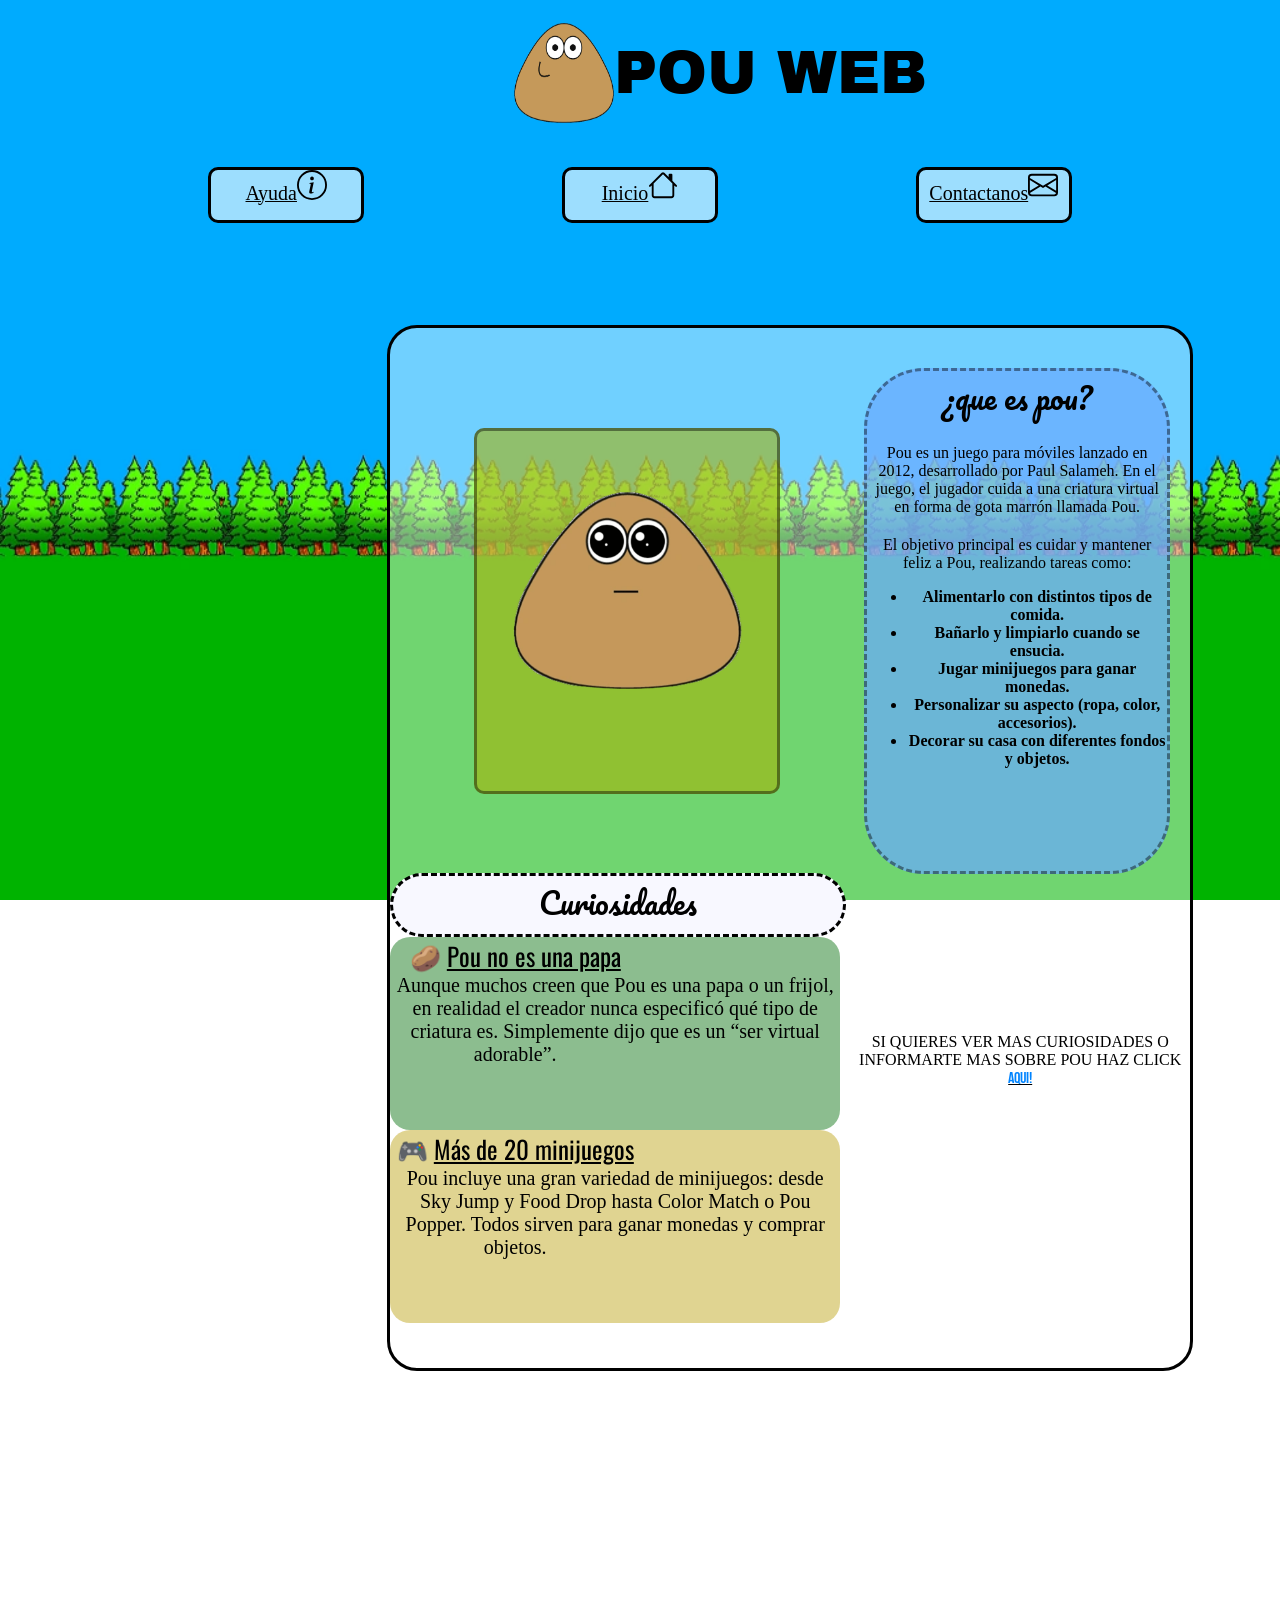
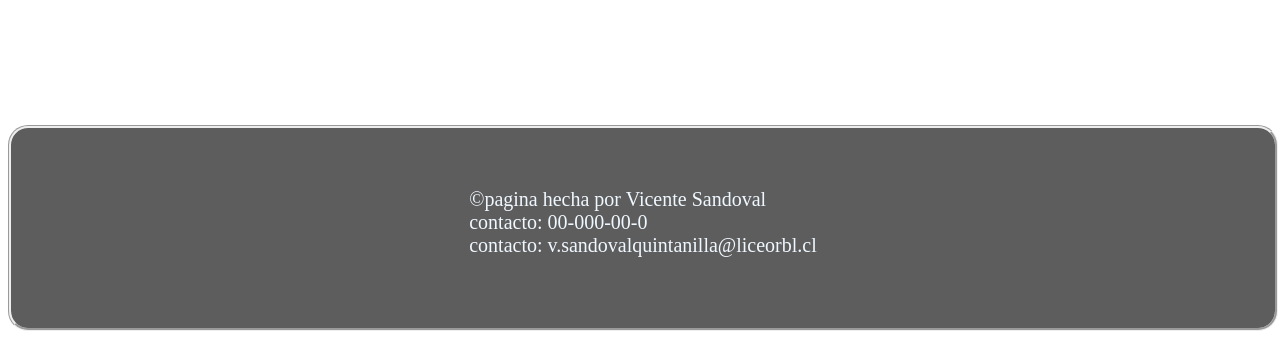
<file: index.html>
<!DOCTYPE html>
<html lang="es">
<head>
    <meta charset="UTF-8">
    <meta name="viewport" content="width=device-width, initial-scale=1.0">
    <meta name="author" content="Vicente Sandoval">
    <title>POU</title>
    
    <link rel="preconnect" href="https://fonts.googleapis.com">
    <link rel="preconnect" href="https://fonts.gstatic.com" crossorigin>
    <link href="https://fonts.googleapis.com/css2?family=Archivo+Black&display=swap" rel="stylesheet">
    <link rel="stylesheet" href="https://fonts.googleapis.com/css2?family=Material+Symbols+Outlined:opsz,wght,FILL,GRAD@20..48,100..700,0..1,-50..200&icon_names=help" />
    <link href="https://fonts.googleapis.com/css2?family=Pacifico&family=Sour+Gummy:ital,wght@0,100..900;1,100..900&display=swap" rel="stylesheet">
    <link href="https://fonts.googleapis.com/css2?family=Oswald:wght@200..700&display=swap" rel="stylesheet">
    <link href="https://fonts.googleapis.com/css2?family=Bebas+Neue&display=swap" rel="stylesheet">




    <link rel="stylesheet" href="css/estilo.css">
    


</head>
<body style="background-image: url(img/paginapou.jpg);background-size: cover;
    background-attachment: fixed ">
    <header>
        <div class="header1">
            <img src="img/pou.png" alt="pou" width="100" height="100">
            <div class="archivo-black-regular">POU WEB</div>
        </div>

    </header>
    <nav>
        <menu>
           <div id="div1"><a href="#"><span class="navs">Ayuda</span><svg xmlns="http://www.w3.org/2000/svg" width="3rem" height="3rem" fill="currentColor" class="bi bi-info-circle" viewBox="0 0 16 16">
            <path d="M8 15A7 7 0 1 1 8 1a7 7 0 0 1 0 14m0 1A8 8 0 1 0 8 0a8 8 0 0 0 0 16"/>
            <path d="m8.93 6.588-2.29.287-.082.38.45.083c.294.07.352.176.288.469l-.738 3.468c-.194.897.105 1.319.808 1.319.545 0 1.178-.252 1.465-.598l.088-.416c-.2.176-.492.246-.686.246-.275 0-.375-.193-.304-.533zM9 4.5a1 1 0 1 1-2 0 1 1 0 0 1 2 0"/>
                </svg></div></a>
            <div id="div2"><a href="index.html"><span class="navs">Inicio</span><svg xmlns="http://www.w3.org/2000/svg" width="3rem" height="3rem" fill="currentColor" class="bi bi-house" viewBox="0 0 16 16">
                <path d="M8.707 1.5a1 1 0 0 0-1.414 0L.646 8.146a.5.5 0 0 0 .708.708L2 8.207V13.5A1.5 1.5 0 0 0 3.5 15h9a1.5 1.5 0 0 0 1.5-1.5V8.207l.646.647a.5.5 0 0 0 .708-.708L13 5.793V2.5a.5.5 0 0 0-.5-.5h-1a.5.5 0 0 0-.5.5v1.293zM13 7.207V13.5a.5.5 0 0 1-.5.5h-9a.5.5 0 0 1-.5-.5V7.207l5-5z"/>
              </svg></a></div>
            <div id="div3"><a href="#"><span class="navs">Contactanos</span><svg xmlns="http://www.w3.org/2000/svg" width="3rem" height="3rem" fill="currentColor" class="bi bi-envelope" viewBox="0 0 16 16">
                <path d="M0 4a2 2 0 0 1 2-2h12a2 2 0 0 1 2 2v8a2 2 0 0 1-2 2H2a2 2 0 0 1-2-2zm2-1a1 1 0 0 0-1 1v.217l7 4.2 7-4.2V4a1 1 0 0 0-1-1zm13 2.383-4.708 2.825L15 11.105zm-.034 6.876-5.64-3.471L8 9.583l-1.326-.795-5.64 3.47A1 1 0 0 0 2 13h12a1 1 0 0 0 .966-.741M1 11.105l4.708-2.897L1 5.383z"/>
              </svg></a></div> 
        </menu>
       
        
    </nav>
    <main>
        <section>
            <div class="principal">
                <div id="parte1medio">
                    <div id="parte1">

                        <div id="imagenpou">
                            <img src="img/PouTriste.png" alt="pou" style="width: 23rem; height: 20rem;">
                        </div>

                    </div>
                    <div id="parte2">

                        <span class="pacifico-regular">¿que es pou?</span>
                        <span style="padding-top: 2rem;">Pou es un juego para móviles lanzado en 2012, desarrollado por Paul Salameh. En el juego, el jugador cuida a una criatura virtual en forma de gota marrón llamada Pou.</span>
                        <span style="padding-top: 2rem;">El objetivo principal es cuidar y mantener feliz a Pou, realizando tareas como:</span>
                        <div id="lista">
                            <ul>
                                <li><b>Alimentarlo con distintos tipos de comida.</b></li>
                                <li><b>Bañarlo y limpiarlo cuando se ensucia.</b></li>
                                <li><b>Jugar minijuegos para ganar monedas.</b></li>
                                <li><b>Personalizar su aspecto (ropa, color, accesorios).</b></li>
                                <li><b>Decorar su casa con diferentes fondos y objetos.</b></li>
                            </ul>
                        </div>
                    </div>
                </div>
                <div id="parte2medio">
                    <div id="parte1medio2">
                        <div id="curiosidadDisenio"><span class="pacifico-regular">Curiosidades</span></div>
                        
                        <div id="curiosidad1">
                            <span class="titulocuriosidad">🥔 <b style="text-decoration: underline;" class="oswald-uniquifier">Pou no es una papa</b></span>
                            <span class="letracuriosidad">Aunque muchos creen que Pou es una papa o un frijol, en realidad el creador nunca especificó qué tipo de criatura es. Simplemente dijo que es un “ser virtual adorable”.</span>
                        </div>
                        <div id="curiosidad2">
                            <span class="titulocuriosidad">🎮 <b style="text-decoration: underline;" class="oswald-uniquifier">Más de 20 minijuegos</b></span>
                            <span class="letracuriosidad">Pou incluye una gran variedad de minijuegos: desde Sky Jump y Food Drop hasta Color Match o Pou Popper. Todos sirven para ganar monedas y comprar objetos.</span>
                        </div>
                    </div>
                   
                </div>
                <div id="parte1medio3">
                    <span class="otrapagina" >SI QUIERES VER MAS CURIOSIDADES O INFORMARTE MAS SOBRE POU HAZ CLICK <a href="index2.html"><span class="bebas-neue-regular" style="color: rgb(0, 132, 255);">AQUI!</span></a></span>
                </div>
               

            </div>
        </section>
        
    </main>
    <aside></aside>


    <footer>
        <div class="footercosas">
            <span>&copy;pagina hecha por Vicente Sandoval</span>
            <span>contacto: 00-000-00-0</span>
            <span>contacto: v.sandovalquintanilla@liceorbl.cl</span>
            
        </div>
    </footer>

</body>

</html>
</file>
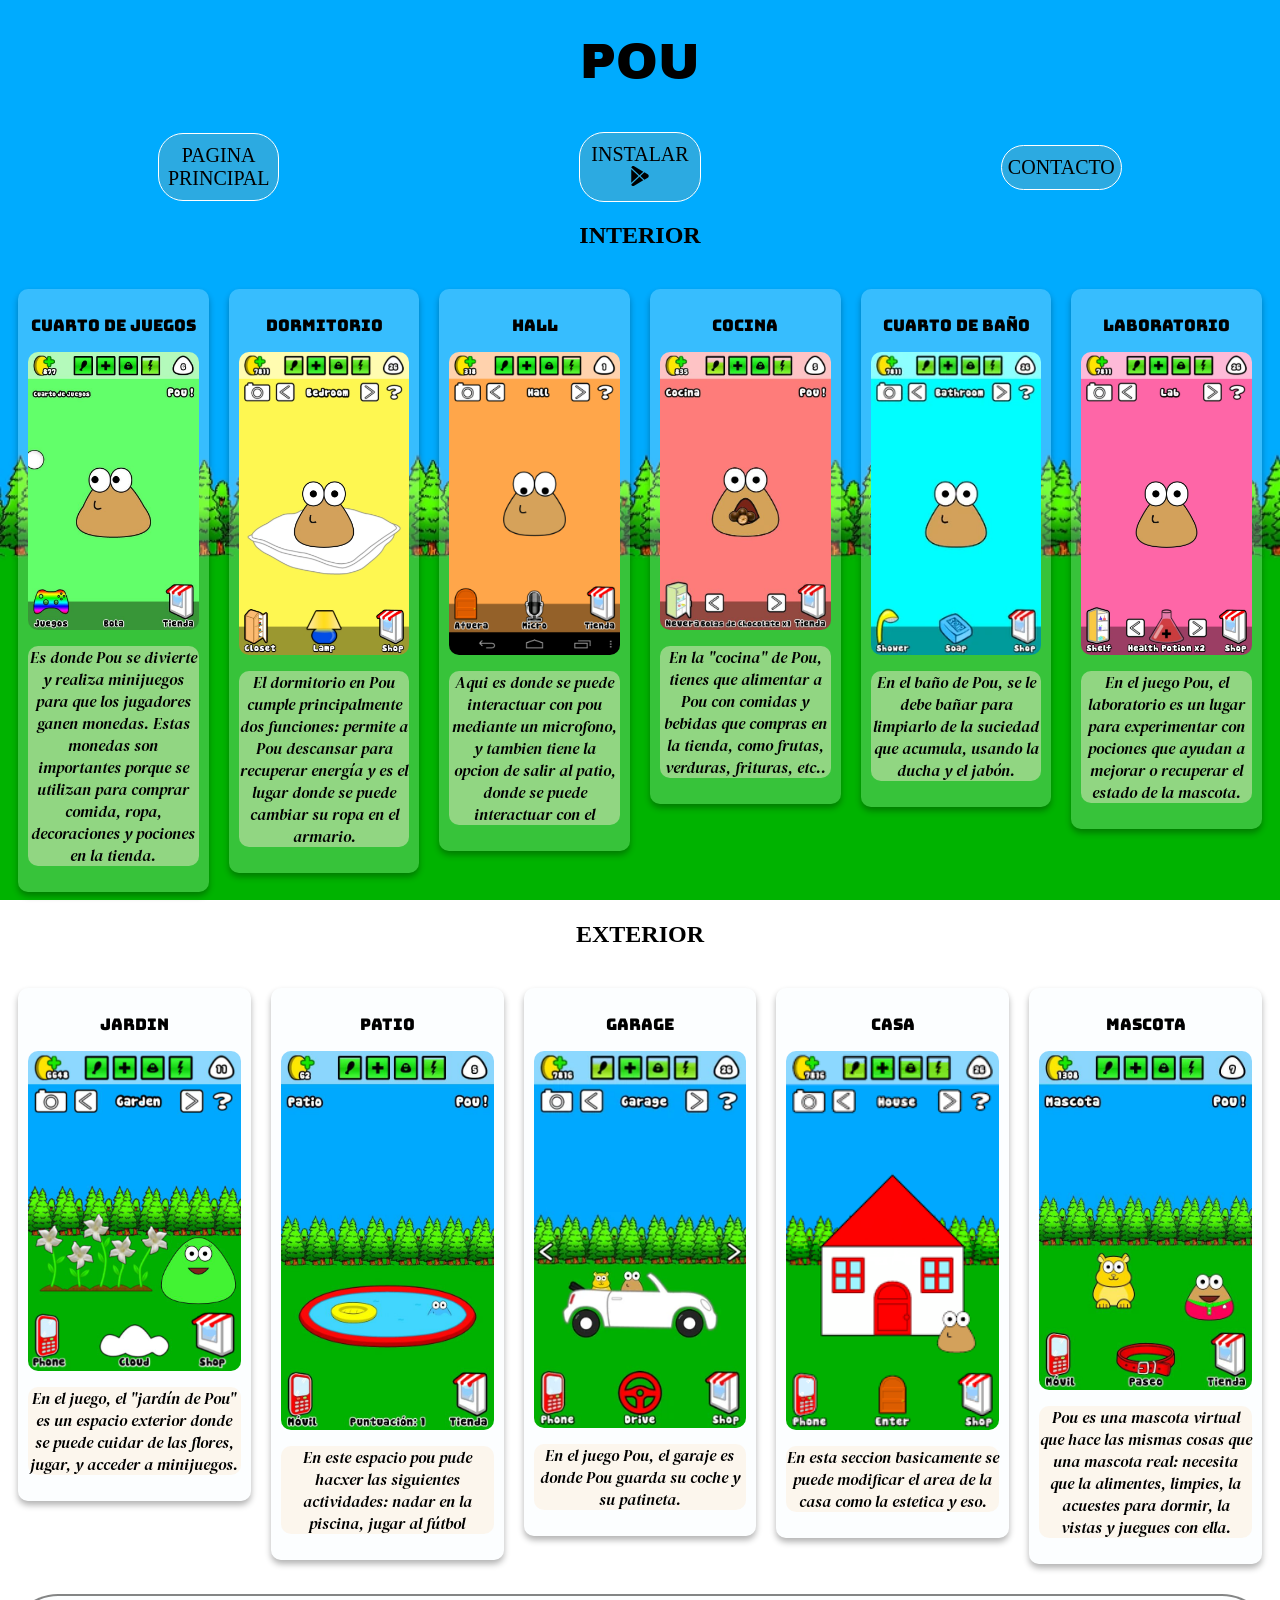
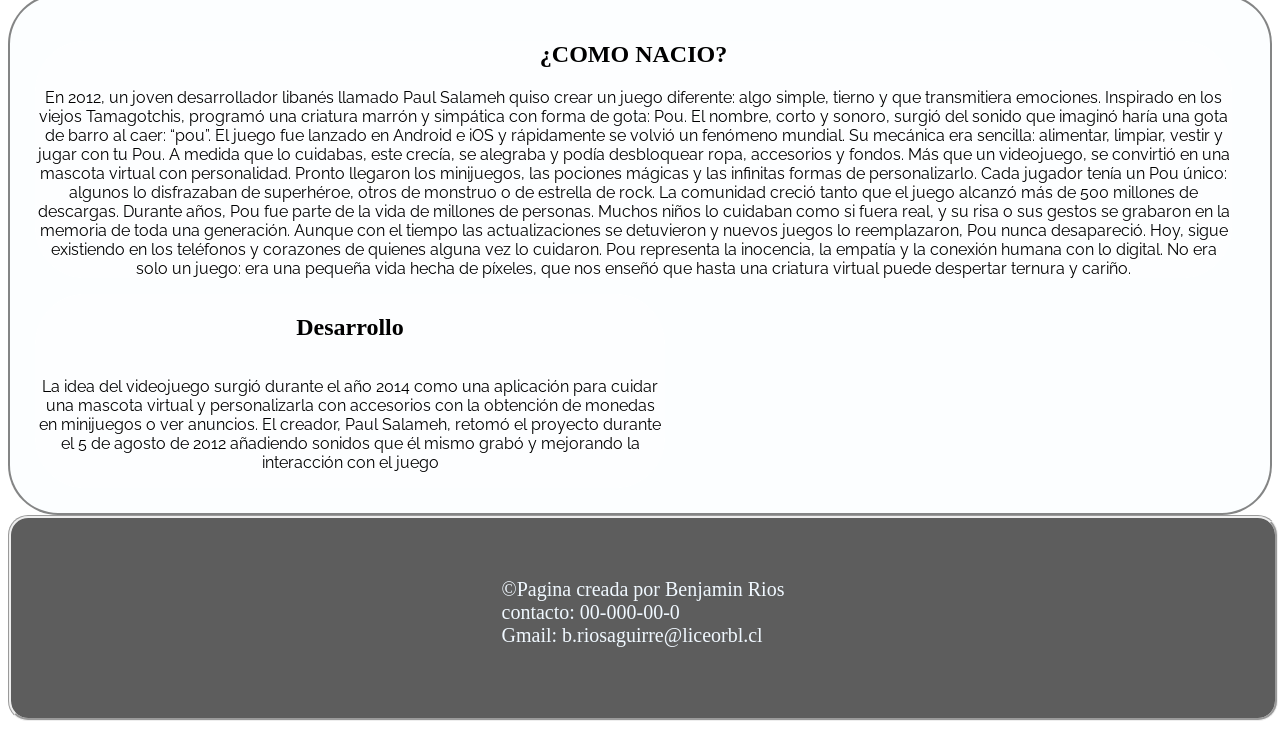
<file: index2.html>
<!DOCTYPE html>
<html lang="en">
<head>
    <meta charset="UTF-8">
    <meta name="viewport" content="width=device-width, initial-scale=1.0">
    <link rel="preconnect" href="https://fonts.googleapis.com">
    <link rel="preconnect" href="https://fonts.gstatic.com" crossorigin>
    <link href="https://fonts.googleapis.com/css2?family=Archivo+Black&display=swap" rel="stylesheet">
    <link rel="preconnect" href="https://fonts.googleapis.com">
    <link rel="preconnect" href="https://fonts.gstatic.com" crossorigin>
    <link href="https://fonts.googleapis.com/css2?family=DM+Serif+Display:ital@0;1&display=swap" rel="stylesheet">
    <link rel="preconnect" href="https://fonts.googleapis.com">
    <link rel="preconnect" href="https://fonts.gstatic.com" crossorigin>
    <link href="https://fonts.googleapis.com/css2?family=Bungee&display=swap" rel="stylesheet">
    <link rel="preconnect" href="https://fonts.googleapis.com">
    <link rel="preconnect" href="https://fonts.gstatic.com" crossorigin>
    <link href="https://fonts.googleapis.com/css2?family=Bungee&family=Momo+Signature&family=Raleway:ital,wght@0,100..900;1,100..900&display=swap" rel="stylesheet">
    <link rel="stylesheet" href="css/style.css">
    <title>Document</title>
</head>
<body style="background-image: url(img/paginapou.jpg);background-size: cover;
    background-attachment: fixed ">
    <header>
        <h1 class="archivo-black-regular">POU</h1>
    </header>
    <nav>
        <div class="info">
            <a href="index.html" id="uno" target="_blank">PAGINA PRINCIPAL</a>
        </div>
        <div class="info">
            <a href="https://play.google.com/store/apps/details?id=me.pou.app&hl=es_CL&pli=1" id="dos" target="_blank">INSTALAR</a>
            <svg xmlns="http://www.w3.org/2000/svg" width="20" height="20" fill="currentColor" class="bi bi-google-play" viewBox="0 0 16 16" class="svg">
                <path d="M14.222 9.374c1.037-.61 1.037-2.137 0-2.748L11.528 5.04 8.32 8l3.207 2.96zm-3.595 2.116L7.583 8.68 1.03 14.73c.201 1.029 1.36 1.61 2.303 1.055zM1 13.396V2.603L6.846 8zM1.03 1.27l6.553 6.05 3.044-2.81L3.333.215C2.39-.341 1.231.24 1.03 1.27"/>
            </svg>
        </div>
        <div class="info">
            <a href="https://www.goal.com/es-cl/listados/womens-ballon-dor-2025-power-rankings/blt34d8939da84da433" id="tres" target="_blank">CONTACTO</a>
        </div>
    </nav>
    <main>
        <section>
            <h2>INTERIOR</h2>
            <div class="divprincipal-container">
                <div class="divsecundario">
                    <p class="bungee">CUARTO DE JUEGOS</p>
                    <img src="img/2e0db3e57bfdba576eac3ab056cc2b73.jpg" alt="Pou" class="imagen">
                    <p class="italic">Es donde Pou se divierte y realiza minijuegos para que los jugadores ganen monedas. Estas monedas son importantes porque se utilizan para comprar comida, ropa, decoraciones y pociones en la tienda. </p>
                </div>
                <div class="divsecundario">
                    <p class="bungee">DORMITORIO</p>
                    <img src="img/Poubedroom.webp" alt="Pou" class="imagen">
                    <p class="italic">El dormitorio en Pou cumple principalmente dos funciones: permite a Pou descansar para recuperar energía y es el lugar donde se puede cambiar su ropa en el armario.</p>
                </div>
                <div class="divsecundario">
                    <p class="bungee">HALL</p>
                    <img src="img/16047352-pou-android-the-hall-allows-you-to-use-the-microphone-to-speak-a.png" alt="Pou" class="imagen">
                    <p class="italic">Aqui es donde se puede interactuar con pou mediante un microfono, y tambien tiene la opcion de salir al patio, donde se puede interactuar con el</p>
                </div>
                <div class="divsecundario">
                    <p class="bungee">COCINA</p>
                    <img src="img/c5e75f83b7b725e6e0b3feeedbe4d7ef.jpg" alt="Pou" class="imagen">
                    <p class="italic">En la "cocina" de Pou, tienes que alimentar a Pou con comidas y bebidas que compras en la tienda, como frutas, verduras, frituras, etc..</p>
                </div>
                <div class="divsecundario">
                    <p class="bungee">CUARTO DE BAÑO</p>
                    <img src="img/Poubathroom.webp" alt="Pou" class="imagen">
                    <p class="italic">En el baño de Pou, se le debe bañar para limpiarlo de la suciedad que acumula, usando la ducha y el jabón.</p>
                </div>
                <div class="divsecundario">
                    <p class="bungee">LABORATORIO</p>
                    <img src="img/Poulab.webp" alt="Pou" class="imagen">
                    <p class="italic">En el juego Pou, el laboratorio es un lugar para experimentar con pociones que ayudan a mejorar o recuperar el estado de la mascota. </p>
                </div>
            </div>
        </section>
        <section>
            <h2>EXTERIOR</h2>
            <div class="divprincipal-container">
                <div class="divsecundario">
                    <p class="bungee">JARDIN</p>
                    <img src="img/jardinpou.jpg" alt="Pou" class="imagen">
                    <p class="italic"> En el juego, el "jardín de Pou" es un espacio exterior donde se puede cuidar de las flores, jugar, y acceder a minijuegos.</p>
                </div>
                <div class="divsecundario">
                    <p class="bungee">PATIO</p>
                    <img src="img/patiopou.jpg" alt="Pou" class="imagen">
                    <p class="italic">En este espacio pou pude hacxer las siguientes actividades: nadar en la piscina, jugar al fútbol</p>
                </div>
                <div class="divsecundario">
                    <p class="bungee">GARAGE</p>
                    <img src="img/Pougarage.webp" alt="Pou" class="imagen">
                    <p class="italic">En el juego Pou, el garaje es donde Pou guarda su coche y su patineta. </p>
                </div>
                <div class="divsecundario">
                    <p class="bungee">CASA</p>
                    <img src="img/casapou.png" alt="Pou" class="imagen">
                    <p class="italic">En esta seccion basicamente se puede modificar el area de la casa como la estetica y eso.</p>
                </div>
                <div class="divsecundario">
                    <p class="bungee">MASCOTA</p>
                    <img src="img/mascotapou.jpg" alt="Pou" class="imagen">
                    <p class="italic">Pou es una mascota virtual que hace las mismas cosas que una mascota real: necesita que la alimentes, limpies, la acuestes para dormir, la vistas y juegues con ella.</p>
                </div>
            </div>
        </section>
        <section>
            <div class="infoadi">
                <article>
                    <div class="infoadentro">
                        <h2>¿COMO NACIO?</h2>
                        <p class="fuente">
                            En 2012, un joven desarrollador libanés llamado Paul Salameh quiso crear un juego diferente: algo simple, tierno y que transmitiera emociones. Inspirado en los viejos Tamagotchis, programó una criatura marrón y simpática con forma de gota: Pou. El nombre, corto y sonoro, surgió del sonido que imaginó haría una gota de barro al caer: “pou”.

El juego fue lanzado en Android e iOS y rápidamente se volvió un fenómeno mundial. Su mecánica era sencilla: alimentar, limpiar, vestir y jugar con tu Pou. A medida que lo cuidabas, este crecía, se alegraba y podía desbloquear ropa, accesorios y fondos. Más que un videojuego, se convirtió en una mascota virtual con personalidad.

Pronto llegaron los minijuegos, las pociones mágicas y las infinitas formas de personalizarlo. Cada jugador tenía un Pou único: algunos lo disfrazaban de superhéroe, otros de monstruo o de estrella de rock. La comunidad creció tanto que el juego alcanzó más de 500 millones de descargas.

Durante años, Pou fue parte de la vida de millones de personas. Muchos niños lo cuidaban como si fuera real, y su risa o sus gestos se grabaron en la memoria de toda una generación. Aunque con el tiempo las actualizaciones se detuvieron y nuevos juegos lo reemplazaron, Pou nunca desapareció.

Hoy, sigue existiendo en los teléfonos y corazones de quienes alguna vez lo cuidaron. Pou representa la inocencia, la empatía y la conexión humana con lo digital. No era solo un juego: era una pequeña vida hecha de píxeles, que nos enseñó que hasta una criatura virtual puede despertar ternura y cariño.
                        </p>
                    </div>
                    <div class="infoadentr">
                        <h2>Desarrollo</h2>
                        <p class="fuente">La idea del videojuego surgió durante el año 2014 como una aplicación para cuidar una mascota virtual y personalizarla con accesorios con la obtención de monedas en minijuegos o ver anuncios. El creador, Paul Salameh, retomó el proyecto durante el 5 de agosto de 2012 añadiendo sonidos que él mismo grabó y mejorando la interacción con el juego</p>
                    </div>
                </article>
            </div>
        </section>
    </main>
    <footer>
        <div class="footercosas">
            <span>&copy;Pagina creada por Benjamin Rios</span>
            <span>contacto: 00-000-00-0</span>
            <span>Gmail: b.riosaguirre@liceorbl.cl</span>
            
        </div>
    </footer>
</body>

</html>
</file>
<file: css/estilo.css>
html { Font-size: 62.5%; }
body { Font-size: 16px;}

.archivo-black-regular {
    font-family: "Archivo Black", sans-serif;
    font-weight: 400;
    font-style: normal;
    font-size: 6rem;
   
}

.pacifico-regular {
    font-family: "Pacifico", cursive;
    font-weight: 400;
    font-style: normal;
    font-size: 3rem;
}

.oswald-uniquifier {
    font-family: "Oswald", sans-serif;
    font-optical-sizing: auto;
    font-weight: 400;
    font-style: normal;
}

.bebas-neue-regular {
    font-family: "Bebas Neue", sans-serif;
    font-weight: 400;
    font-style: normal;
}





header{
    display: flex;
    width: 100%;
    background-color: rgba(0, 255, 255, 0);
    
}


.header1{
    padding-left: 40%;
    background-color: rgba(255, 255, 255, 0);
    display: flex;
    align-items: center;
    padding-top: 1.5rem;
    
}

nav{
    padding-top: 2.5rem;
    width: 100%;
    background-color: rgba(255, 0, 0, 0);
    display: flex;
    
    
}
.navs{
    font-size: 2rem
}

menu{
    display: flex;
    background-color: #ff000000;
    padding: 0.25rem;
    overflow-y: scroll;
    justify-content: center;
    flex-direction:row;
    justify-content:space-evenly;
    width: 100%;
    border-radius: 10rem;
    height: 6rem;
    
}

#div1{
    background-color: rgba(255, 255, 255, 0.616);
    height: 5rem;
    width: 15rem;
    text-align: center;
    border-radius: 1rem;
    border-style: solid;
}
#div2{
    background-color: rgba(255, 255, 255, 0.616);
    height: 5rem;
    width: 15rem;
    text-align: center;
    border-radius: 1rem;
    border-style: solid;
}
#div3{
    background-color: rgba(255, 255, 255, 0.616);
    height: 5rem;
    width: 15rem;
    text-align: center; 
    border-radius: 1rem;
    border-style: solid;
}


#div1:hover{
    transition: transform 0.1s ease-in-out;
    transform: scale(1.1);
}


#div2:hover{
    transition: transform 0.1s ease-in-out;
    transform: scale(1.1);
}

#div3:hover{
    transition: transform 0.1s ease-in-out;
    transform: scale(1.1);
} 

a:focus{
    color: red;
    
}

a{
    color: black;
}

main{
    width: 100%;
    height: 140rem;
}

.principal{

    background-color: rgba(255, 255, 255, 0.438);
    padding-top: 4rem;
    width: 80rem;
    height: 100rem;
    margin-left: 30%;
    margin-top: 8rem;
    text-align: center;
    border-radius: 3rem;
    border-style: solid ;
    
}

#parte1medio{
    background-color: rgba(0, 0, 255, 0);
    width: 100%;
    height: 50.5rem;
    display: flex;
    flex-direction: row;
    justify-content: space-between;
}

#parte2medio{
    background-color: rgba(0, 255, 255, 0);
    height: 45rem;
    width: 45rem;

}
#parte1medio3{
    background-color: rgba(255, 235, 205, 0);
    height: 40rem;
    width: 35rem;
    margin-left: 45.5rem;
    margin-top: -35rem;
    padding-top: 6rem;
}

.parte1medio3 .otrapagina{
    font-size: 10rem;
    color: aquamarine;
}
#parte1medio2{
    background-color: rgba(240, 255, 255, 0);
    width: 45rem;
    height: 45rem;
    display: flex;
    flex-direction: column;
    border-radius: 4rem;

}
#curiosidadDisenio{
    background-color:ghostwhite;
    height: 6rem;
    width:45rem ;
    border-radius: 20rem;
    border-style: dashed;
}

#parte2medio2{
    background-color: burlywood;
    width: 40rem;
    height: 40rem;

}
#curiosidad1{
    background-color: rgba(2, 109, 7, 0.452);
    width: 45rem;
    height: 20rem;
    border-radius: 2rem;

}
#curiosidad2{
    background-color: rgba(184, 156, 0, 0.432);
    width: 45rem;
    height: 20rem;
    border-radius: 2rem;

}

#parte1{
    background-color: rgba(94, 255, 0, 0);
    width: 48rem;
    height: 60rem;
    display: flex;
    justify-content: center;
}

#parte2{
    background-color: rgba(106, 171, 255, 0.719);
    width: 30rem;
    height: 50rem;
    display: flex;
    flex-direction: column;
    border-radius: 6rem;
    margin-right: 2rem;
    border-style:dashed;
    border-color: rgba(0, 0, 0, 0.425);
}

#lista{
    background-color: rgba(0, 255, 170, 0);
    width: 30rem;
    height: 30rem;
}

#imagenpou{
    background-color: rgba(167, 179, 8, 0.589);
    width: 30rem ;
    height: 30rem;
    margin-top: 6rem;
    padding-top: 6rem;
    border-radius: 1rem;
    border-style: solid;
    border-color: rgba(0, 0, 0, 0.425);

}

.titulocuriosidad{
    font-size: 2.5rem;
    padding-right: 20rem;
}
.letracuriosidad{
    padding-right: 20rem;
    font-size: 2rem;
}


footer{

    background-color: rgba(43, 43, 43, 0.76);
    width: 100%;
    height: 20rem;
    border-radius: 2rem;
    border-style:groove;
    display: flex;
    justify-content: center;
    

}
.footercosas{
    color: aliceblue;
    padding-top: 6rem;
    display: flex;
    flex-direction: column;
    font-size: 2rem;
    
}


/* MEDIA QUERYS */

@media (max-width: 768px){
    
    main{
        width: 100%;
        
    }
    #parte2{
        width: 80rem;
        font-size: 2.5rem;
        height: 70rem;

    }
    nav{
        background-color: rgba(255, 238, 0, 0);
        width: 109rem;
        
    }
    #div1{
        font-size: 2.5rem;
        
    }
    #div2{
        font-size: 2.5rem;
    }
    #div3{
        font-size: 2.2rem;
    }


    .principal{
        width: 100rem;
        margin-left: 5rem;
        height: 250rem;

    }
    #parte1medio{
        height: 110rem;
        display: flex;
        flex-direction: column;
        
        align-items: center;
        width: 100rem;
    }

    #imagenpou{
        background-color: rgba(167, 179, 8, 0.589);
        width: 30rem ;
        height: 25rem;
        margin-top: 6rem;
        padding-top: 6rem;
        border-radius: 1rem;
        border-style: solid;
        border-color: rgba(0, 0, 0, 0.425);
    
    }
    
    
    .pacifico-regular{
        font-size: 4rem;
    }

    #parte2medio{
        background-color: rgba(127, 255, 212, 0);
        width: 100rem;
    }

    #parte1medio2{
        display: flex;
        align-items: center;
        width: 100rem;
        height: 70rem;
        background-color: rgba(127, 255, 212, 0);
    }

    #curiosidadDisenio{
        height: 10rem;
        margin-top: 2rem;
    }
    
    #curiosidad1{
        width: 70rem;
        height: 40rem;
        margin-top: 2rem;
        
    }

    #curiosidad2{
        width: 70rem;
        height: 40rem;
        margin-top: 2rem;
    }

    .letracuriosidad{
        padding-right: 20rem;
        font-size: 3rem;
    }
    .titulocuriosidad{
        font-size: 4rem;
        padding-right: 20rem;
    }






    #parte1medio3{
        background-color: rgba(255, 235, 205, 0);
        height: 40rem;
        width: 35rem;
        margin-left: 30rem;
        margin-top: 35rem;
        padding-top: 6rem;
    }

    .otrapagina{
        font-size:4rem
    }

    footer{
        margin-top: 140rem;
        width: 107rem;
    }
    .footercosas{
        font-size: 3rem;
    }
}


@media (max-width: 425px){

    main{
        width: 100%;
        
        
    }
    
    .principal{
        height: 430rem;
    }
    .archivo-black-regular{
        font-size: 10rem;
        
    }
    header{
        background-color: rgba(0, 0, 255, 0);
        width: 90rem;
        height: 20rem;
        
    }
    nav{
        background-color: rgba(13, 156, 156, 0);
        height: 50rem;
        margin-bottom: 10rem;
    }
    .navs{
        font-size: 7rem;
    }
    menu{
        background-color: rgba(247, 231, 0, 0);
        height: 55rem;
        display: flex;
        flex-direction: column;
        align-items: center;
    }
    #div1{
        margin-top: 5rem;
        font-size: 5rem;
        height: 20rem;
        width: 45rem;
        
        
        
        
    }

    #div1 > a{
        font-size: 5rem;
    }
    #div2{
        margin-top: 5rem;
        font-size: 5rem;
        height: 20rem;
        width: 45rem;
       
    }
    #div3{
        margin-top: 5rem;
        font-size: 5rem;
        height: 20rem;
        width: 45rem;
       
    }

    .pacifico-regular{
        font-size: 6rem;
    }
    
    #parte1medio{
        height: 180rem;
        display: flex;
        flex-direction: column;
        
        align-items: center;
        width: 100rem;
    }
    
    #parte2{
        width: 90rem;
        font-size: 3.7rem;
        height: 150rem;

    }

    
    #parte2medio{
    background-color: rgba(0, 255, 255, 0);
    height: 130rem;
    width: 100%;
    }

    #parte1medio2{
        background-color: rgba(222, 184, 135, 0);
        
        height: 180rem;
    }

    #curiosidadDisenio{
        height: 20rem;
        width: 70rem;
        
    }
    .pacifico-regular{
        font-size: 12rem;
    }

    #curiosidad1{
        width: 90rem;
        height: 70rem;
    }
    .titulocuriosidad{
        padding-right: 20rem;
        font-size: 8rem;
    }
    .letracuriosidad{
        padding-right: 20rem;
        font-size: 7rem;

    }

    #curiosidad2{
        width: 90rem;
        height: 75rem;
    }
    
    #parte1medio3{
        background-color: rgba(255, 235, 205, 0);
        height: 40rem;
        width: 90rem;
        margin-left: 5rem;
        margin-top: 50rem;
        padding-top: 6rem;
    }


    
    .otrapagina{
        font-size:8rem
    }

    footer{
        margin-top: 300rem;
        width: 107rem;
        height: 120rem;
    }
    .footercosas{
        padding-top: 50rem;
        font-size: 7rem;
        width: 107rem;
       
    }

    
}
</file>
<file: css/style.css>
html { Font-size: 62.5%; }
body { Font-size: 16px; }

:root{
    --hola: #ffffff;
    --transnav: #b6a9873d;
    --transnavho: #58918059;
    --transnavhover: #000000;
    --transparenciatarjet: 0 4px 6px rgba(0, 0, 0, 0.3);
    --transtarjeta: rgba(240, 248, 255, 0.226);
}

nav {
    display: flex;
    justify-content: space-between;
    align-items: center;
}

.info {
    margin-top: 1rem;
    margin-right: 15rem;
    margin-left: 15rem;
    justify-content: space-evenly;
    background-color: var(--transnav);
    border-radius: 2.5rem;
    padding-top: 1rem;
    padding-bottom: 1rem;
    text-align: center;
    border: 0.1px solid white;
    flex: 1;
    font-size: 2rem;
}

nav > div > a {
    color: var(--transnavhover);
    text-decoration: none;
    transition: transform 0.3s ease;
}

nav > div > a:hover {
    color: var(--transnavhover);
    transform: scale(1.1);
}

.info:hover {
    background-color: var(--transnavho);
}

.archivo-black-regular {
    font-family: "Archivo Black", sans-serif;
    font-weight: 400;
    font-style: normal;
    text-align: center;
    font-size: 5rem;
}

.bungee {
    font-family: "Bungee", sans-serif;
    font-weight: 400;
    font-style: normal;
}
  
.divprincipal-container {
    display: flex; 
    flex-wrap: nowrap; 
    justify-content: space-evenly; 
    align-items: flex-start; 
    margin-top: 2rem;
}

.divsecundario {
    border-radius: 1rem;
    padding: 1rem;
    width: 25rem;
    margin: 1rem;
    margin-top: 2rem;
    text-align: center;
    box-shadow: var(--transparenciatarjet);
    display: flex;
    flex-direction: column; 
    align-items: center; 
    background-color: var(--transtarjeta);
}

.imagen {
    width: 100%;
    height: auto;
    object-fit: cover; 
    object-position: top; 
    border-radius: 1rem;
    max-height: 43rem;
}

.italic {
    font-family: "DM Serif Display", serif;
    font-weight: 400;
    font-style: italic;
    background-color: rgba(250, 235, 215, 0.459);
    border-radius: 1rem;
  }

h2 {
    text-align: center;
}

.infoadi{
    background-color: var(--transtarjeta);
    padding-top: 2.5rem;
    padding-bottom: 2.5rem;
    border-radius: 5rem;
    border: 2px solid rgba(0, 0, 0, 0.479);
    display: flex; 
    flex-wrap: nowrap; 
    justify-content: space-evenly; 
    align-items: flex-start; 
    margin-top: 2rem;
}

.infoadentro{
    background-color: rgba(255, 255, 255, 0.61);
    margin-left: 2.5rem;
    border-radius: 5rem;
    text-align: center;
    width: 95%;
    align-items: flex-start;
}

.infoadentr {
    background-color: rgba(255, 255, 255, 0.61);
    margin-left: 2.5rem;
    width: 50%;
    text-align: center;
    border-radius: 5rem;
    display: flex;
    flex-direction: column; 
    align-items: center; 
}

.fuente {
    font-family: "Raleway", sans-serif;
    font-optical-sizing: auto;
    font-style: normal;
  }

footer{

    background-color: rgba(43, 43, 43, 0.76);
    width: 100%;
    height: 20rem;
    border-radius: 2rem;
    border-style:groove;
    display: flex;
    justify-content: center;
    

}
.footercosas{
    color: aliceblue;
    padding-top: 6rem;
    display: flex;
    flex-direction: column;
    font-size: 2rem;
    
}

  @media (max-width: 768px) {

    .archivo-black-regular{
        text-align: center;
    }

    nav {
        flex-direction: row;
        gap: 1rem;
    }

    nav > div > a {
        font-size: 1.6rem;
        width: 100%;
        padding: 0.6rem 1.5rem;
    }

    .divprincipal-container {
        display: grid;
        grid-template-columns: repeat(2, 1fr);
        gap: 1.5rem;
    }

    .divsecundario {
        display: flex;
        justify-content: space-between;
        width: 100%;
        max-width: 20rem;
    }

    .imagen {
        max-height: 30rem;
    }
}

@media (max-width: 425px) {
    nav {
        flex-direction: column;
        justify-content: flex-start;
        align-items: center;
        padding: 1rem;
    }

    nav > div > a {
        font-size: 1.3rem;
        padding: 1.5rem;
        width: 90%;
        text-align: center;
    }

    .divsecundario {
        width: 90%;
        max-width: 20rem;
        margin: 1rem auto;
        padding: 1rem;
    }

    .imagen {
        max-width: 100%;
        height: auto;
    }

    .fuente {
        font-size: 1.3rem;
    }

    .infoadi {
        flex-direction: column;
        padding: 1rem;
        margin-top: 1.5rem;
        width: 90%;
    }

    .infoadentro, .infoadentr {
        margin: 0.8rem 0;
        padding: 1rem;
        font-size: 1.3rem;
        max-width: 35rem;
    }
}
</file>
